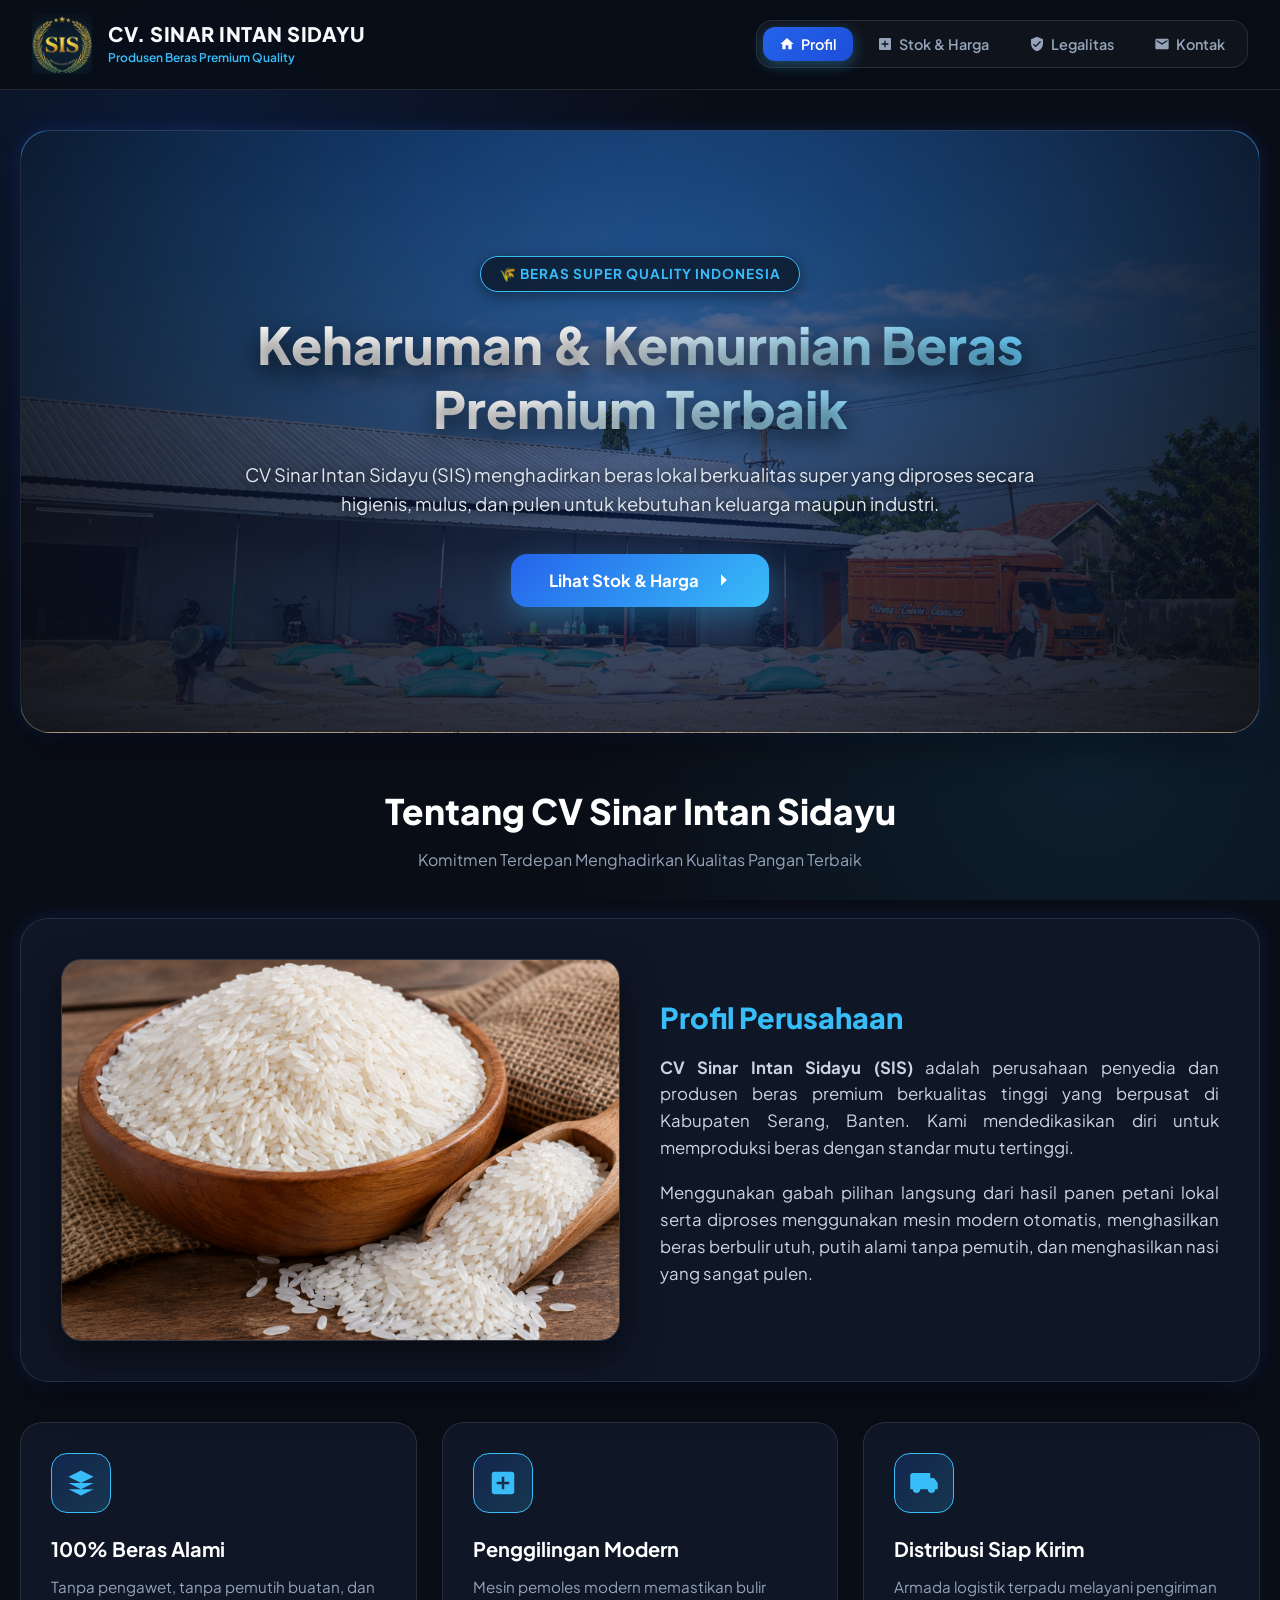
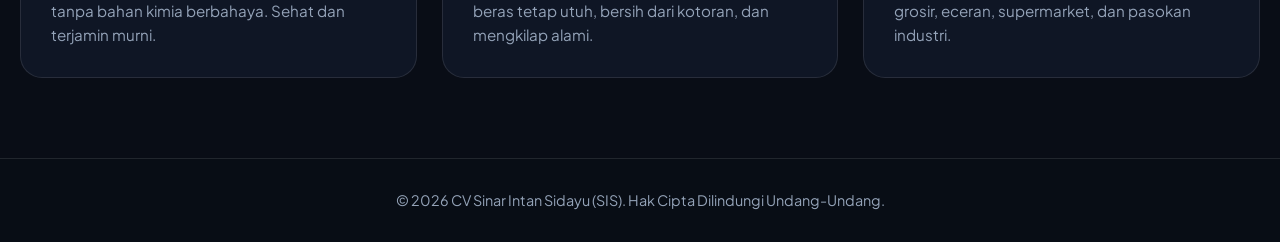
<file: index.html>
<!DOCTYPE html>
<html lang="id">
<head>
    <meta charset="UTF-8">
    <meta name="viewport" content="width=device-width, initial-scale=1.0">
    <title>CV. Sinar Intan Sidayu (SIS) - Produsen & Supplier Beras Premium Super</title>
    <!-- Google Fonts -->
    <link href="https://fonts.googleapis.com/css2?family=Plus+Jakarta+Sans:wght@300;400;500;600;700;800&display=swap" rel="stylesheet">
    
    <style>
        /* ==========================================
           RESET & CSS VARIABLES (ROYAL BLUE 3D)
           ========================================== */
        * {
            margin: 0;
            padding: 0;
            box-sizing: border-box;
            font-family: 'Plus Jakarta Sans', sans-serif;
            scroll-behavior: smooth;
        }

        :root {
            --bg-body: #090D16;
            --bg-card: rgba(18, 26, 43, 0.75);
            --bg-card-hover: rgba(28, 40, 65, 0.85);
            --primary-blue: #2563EB;
            --accent-cyan: #38BDF8;
            --accent-glow: rgba(56, 189, 248, 0.35);
            --navy-dark: #0B132B;
            --text-light: #F8FAFC;
            --text-sub: #94A3B8;
            --border-glass: rgba(255, 255, 255, 0.1);
            --shadow-3d: 0 20px 40px -15px rgba(0, 0, 0, 0.6), 0 0 20px rgba(37, 99, 235, 0.2);
            --shadow-hover: 0 30px 60px -20px rgba(56, 189, 248, 0.4), 0 0 30px rgba(37, 99, 235, 0.4);
        }

        body {
            background-color: var(--bg-body);
            color: var(--text-light);
            line-height: 1.6;
            min-height: 100vh;
            overflow-x: hidden;
            background-image: 
                radial-gradient(circle at 15% 15%, rgba(37, 99, 235, 0.15) 0%, transparent 40%),
                radial-gradient(circle at 85% 85%, rgba(56, 189, 248, 0.1) 0%, transparent 40%);
            background-attachment: fixed;
        }

        /* ==========================================
           HEADER & NAVIGASI GLASSMORPHISM
           ========================================== */
        header {
            position: sticky;
            top: 0;
            z-index: 1000;
            background: rgba(9, 13, 22, 0.85);
            backdrop-filter: blur(16px);
            -webkit-backdrop-filter: blur(16px);
            border-bottom: 1px solid var(--border-glass);
        }

        .navbar {
            max-width: 1280px;
            margin: 0 auto;
            display: flex;
            justify-content: space-between;
            align-items: center;
            padding: 0.9rem 2rem;
            flex-wrap: wrap;
            gap: 15px;
        }

        .logo {
            display: flex;
            align-items: center;
            gap: 16px;
            text-decoration: none;
            cursor: pointer;
        }

        /* BINGKAI LOGO TRANSPARAN MURNI */
        .logo-img-wrapper {
            width: 60px;
            height: 60px;
            background: transparent;
            border: none;
            box-shadow: none;
            display: flex;
            align-items: center;
            justify-content: center;
            overflow: hidden;
            flex-shrink: 0;
            transition: transform 0.4s ease;
        }

        .logo-img-wrapper img {
            width: 100%;
            height: 100%;
            object-fit: contain;
            display: block;
            /* Efek pendaran cyan lembut tanpa mengubah warna asli logo transparan kamu */
            filter: drop-shadow(0 0 10px rgba(56, 189, 248, 0.35));
        }

        .logo:hover .logo-img-wrapper {
            transform: scale(1.10) rotate(3deg);
        }

        .logo-text h1 {
            font-size: 1.25rem;
            font-weight: 800;
            color: var(--text-light);
            letter-spacing: 0.5px;
            line-height: 1.2;
        }

        .logo-text span {
            font-size: 0.75rem;
            color: var(--accent-cyan);
            font-weight: 600;
            display: block;
            margin-top: 2px;
        }

        .nav-links {
            display: flex;
            list-style: none;
            gap: 8px;
            background: rgba(255, 255, 255, 0.03);
            padding: 6px;
            border-radius: 16px;
            border: 1px solid var(--border-glass);
            flex-wrap: wrap;
        }

        .nav-btn {
            background: transparent;
            border: none;
            color: var(--text-sub);
            font-weight: 600;
            font-size: 0.9rem;
            padding: 8px 16px;
            border-radius: 12px;
            cursor: pointer;
            display: flex;
            align-items: center;
            gap: 6px;
            transition: all 0.3s ease;
        }

        .nav-btn svg {
            width: 16px;
            height: 16px;
            fill: currentColor;
        }

        .nav-btn:hover, .nav-btn.active {
            color: #fff;
            background: linear-gradient(135deg, var(--primary-blue), #1D4ED8);
            box-shadow: 0 4px 15px var(--accent-glow);
        }

        /* ==========================================
           TAB CONTENT CONTROLLER
           ========================================== */
        .tab-content {
            display: none;
            animation: fadeIn 0.5s cubic-bezier(0.4, 0, 0.2, 1) forwards;
        }

        .tab-content.active {
            display: block;
        }

        @keyframes fadeIn {
            from { opacity: 0; transform: translateY(15px) scale(0.98); }
            to { opacity: 1; transform: translateY(0) scale(1); }
        }

        .container {
            max-width: 1280px;
            margin: 40px auto;
            padding: 0 20px;
        }

        /* ==========================================
           HERO BANNER
           ========================================== */
        .hero {
            position: relative;
            padding: 125px 20px;
            text-align: center;
            background: linear-gradient(180deg, rgba(9, 13, 22, 0.35) 0%, rgba(9, 13, 22, 0.75) 100%),
                        url('sampul-pabrik.png') center/cover no-repeat;
            border-radius: 30px;
            border: 1px solid var(--border-glass);
            box-shadow: var(--shadow-3d);
            margin-bottom: 50px;
            overflow: hidden;
        }

        .hero::before {
            content: '';
            position: absolute;
            top: 0; left: 0; right: 0; bottom: 0;
            background: radial-gradient(circle at center, rgba(37, 99, 235, 0.18) 0%, rgba(9, 13, 22, 0.8) 100%);
        }

        .hero-content {
            position: relative;
            z-index: 2;
            max-width: 850px;
            margin: 0 auto;
        }

        .badge-hero {
            display: inline-flex;
            align-items: center;
            gap: 8px;
            background: rgba(9, 13, 22, 0.65);
            backdrop-filter: blur(10px);
            border: 1px solid var(--accent-cyan);
            color: var(--accent-cyan);
            padding: 6px 18px;
            border-radius: 30px;
            font-size: 0.85rem;
            font-weight: 700;
            margin-bottom: 20px;
            text-transform: uppercase;
            letter-spacing: 1px;
            box-shadow: 0 4px 15px rgba(0, 0, 0, 0.4);
        }

        .hero h2 {
            font-size: 3.2rem;
            font-weight: 800;
            line-height: 1.25;
            margin-bottom: 20px;
            background: linear-gradient(135deg, #FFFFFF 40%, var(--accent-cyan) 100%);
            -webkit-background-clip: text;
            -webkit-text-fill-color: transparent;
            text-shadow: 0 10px 25px rgba(0, 0, 0, 0.7);
        }

        .hero p {
            font-size: 1.15rem;
            color: #E2E8F0;
            margin-bottom: 35px;
            text-shadow: 0 2px 8px rgba(0, 0, 0, 0.8);
        }

        .btn-3d {
            display: inline-flex;
            align-items: center;
            gap: 12px;
            background: linear-gradient(135deg, var(--primary-blue), var(--accent-cyan));
            color: #fff;
            padding: 16px 38px;
            border-radius: 16px;
            text-decoration: none;
            font-weight: 700;
            font-size: 1.05rem;
            border: none;
            cursor: pointer;
            box-shadow: 0 10px 30px var(--accent-glow);
            transition: all 0.3s ease;
        }

        .btn-3d:hover {
            transform: translateY(-4px) scale(1.02);
            box-shadow: 0 15px 40px rgba(56, 189, 248, 0.5);
        }

        /* ==========================================
           GRID & CARD 3D EFEK MELAYANG
           ========================================== */
        .section-title {
            text-align: center;
            margin-bottom: 45px;
        }

        .section-title h3 {
            font-size: 2.2rem;
            font-weight: 800;
            color: #fff;
        }

        .section-title p {
            color: var(--text-sub);
            font-size: 1rem;
            margin-top: 8px;
        }

        .profile-card-3d {
            background: var(--bg-card);
            border: 1px solid var(--border-glass);
            border-radius: 28px;
            padding: 40px;
            backdrop-filter: blur(12px);
            box-shadow: var(--shadow-3d);
            display: grid;
            grid-template-columns: 1fr 1fr;
            gap: 40px;
            align-items: center;
            transition: all 0.4s ease;
        }

        .profile-card-3d:hover {
            box-shadow: var(--shadow-hover);
            border-color: rgba(56, 189, 248, 0.4);
        }

        .img-container {
            position: relative;
            border-radius: 20px;
            overflow: hidden;
            box-shadow: 0 15px 35px rgba(0, 0, 0, 0.5);
            border: 1px solid rgba(255, 255, 255, 0.15);
        }

        .img-container img {
            width: 100%;
            height: 380px;
            object-fit: cover;
            display: block;
            transition: transform 0.6s ease;
        }

        .profile-card-3d:hover .img-container img {
            transform: scale(1.05);
        }

        .profile-info h4 {
            font-size: 1.8rem;
            color: var(--accent-cyan);
            margin-bottom: 15px;
            font-weight: 800;
        }

        .profile-info p {
            color: #CBD5E1;
            margin-bottom: 18px;
            font-size: 1.05rem;
            text-align: justify;
        }

        /* FEATURE BOXES */
        .features-grid {
            display: grid;
            grid-template-columns: repeat(auto-fit, minmax(300px, 1fr));
            gap: 25px;
            margin-top: 40px;
        }

        .feature-card {
            background: var(--bg-card);
            border: 1px solid var(--border-glass);
            padding: 30px;
            border-radius: 22px;
            transition: all 0.3s ease;
        }

        .feature-card:hover {
            background: var(--bg-card-hover);
            transform: translateY(-8px);
            border-color: var(--accent-cyan);
            box-shadow: var(--shadow-hover);
        }

        .icon-box {
            width: 60px;
            height: 60px;
            background: linear-gradient(135deg, rgba(37, 99, 235, 0.2), rgba(56, 189, 248, 0.2));
            border: 1px solid var(--accent-cyan);
            border-radius: 16px;
            display: flex;
            align-items: center;
            justify-content: center;
            margin-bottom: 20px;
            color: var(--accent-cyan);
        }

        .icon-box svg {
            width: 30px;
            height: 30px;
            fill: currentColor;
        }

        .feature-card h5 {
            font-size: 1.25rem;
            color: #fff;
            margin-bottom: 10px;
            font-weight: 700;
        }

        .feature-card p {
            color: var(--text-sub);
            font-size: 0.95rem;
        }

        /* ==========================================
           TABEL KATALOG STOK & HARGA 3D
           ========================================== */
        .table-card {
            background: var(--bg-card);
            border: 1px solid var(--border-glass);
            border-radius: 28px;
            padding: 35px;
            backdrop-filter: blur(12px);
            box-shadow: var(--shadow-3d);
            overflow-x: auto;
        }

        .table-header-tools {
            display: flex;
            justify-content: space-between;
            align-items: center;
            margin-bottom: 25px;
            flex-wrap: wrap;
            gap: 15px;
        }

        .search-box {
            position: relative;
            flex: 1;
            max-width: 350px;
        }

        .search-box input {
            width: 100%;
            background: rgba(255, 255, 255, 0.05);
            border: 1px solid var(--border-glass);
            padding: 12px 20px 12px 45px;
            border-radius: 14px;
            color: #fff;
            font-size: 0.95rem;
            outline: none;
            transition: 0.3s;
        }

        .search-box input:focus {
            border-color: var(--accent-cyan);
            box-shadow: 0 0 15px var(--accent-glow);
        }

        .search-box svg {
            position: absolute;
            left: 15px;
            top: 50%;
            transform: translateY(-50%);
            width: 20px;
            height: 20px;
            fill: var(--text-sub);
        }

        .custom-table {
            width: 100%;
            border-collapse: separate;
            border-spacing: 0 12px;
            min-width: 700px;
        }

        .custom-table th {
            color: var(--accent-cyan);
            text-align: left;
            padding: 12px 20px;
            font-weight: 700;
            text-transform: uppercase;
            font-size: 0.85rem;
            letter-spacing: 1px;
        }

        .custom-table tbody tr {
            background: rgba(255, 255, 255, 0.02);
            transition: all 0.3s ease;
        }

        .custom-table tbody tr:hover {
            background: rgba(56, 189, 248, 0.1);
            transform: scale(1.01);
        }

        .custom-table td {
            padding: 18px 20px;
            color: #E2E8F0;
            border-top: 1px solid var(--border-glass);
            border-bottom: 1px solid var(--border-glass);
        }

        .custom-table td:first-child {
            border-left: 1px solid var(--border-glass);
            border-radius: 16px 0 0 16px;
            font-weight: bold;
        }

        .custom-table td:last-child {
            border-right: 1px solid var(--border-glass);
            border-radius: 0 16px 16px 0;
        }

        .status-badge {
            display: inline-flex;
            align-items: center;
            gap: 6px;
            padding: 6px 14px;
            border-radius: 30px;
            font-size: 0.85rem;
            font-weight: 700;
        }

        .badge-ready {
            background: rgba(34, 197, 94, 0.15);
            color: #4ADE80;
            border: 1px solid rgba(34, 197, 94, 0.3);
        }

        .badge-limited {
            background: rgba(234, 179, 8, 0.15);
            color: #FACC15;
            border: 1px solid rgba(234, 179, 8, 0.3);
        }

        .btn-order-sm {
            background: linear-gradient(135deg, var(--primary-blue), var(--accent-cyan));
            color: #fff;
            padding: 8px 16px;
            border-radius: 10px;
            text-decoration: none;
            font-weight: 700;
            font-size: 0.85rem;
            display: inline-block;
            transition: 0.3s;
        }

        .btn-order-sm:hover {
            box-shadow: 0 4px 12px var(--accent-glow);
            transform: translateY(-2px);
        }

        /* ==========================================
           LEGALITAS & SERTIFIKASI
           ========================================== */
        .legal-grid {
            display: grid;
            grid-template-columns: repeat(auto-fit, minmax(320px, 1fr));
            gap: 30px;
        }

        .legal-card-pro {
            background: var(--bg-card);
            border: 1px solid var(--border-glass);
            border-radius: 28px;
            padding: 35px 30px;
            backdrop-filter: blur(16px);
            box-shadow: var(--shadow-3d);
            display: flex;
            flex-direction: column;
            justify-content: space-between;
            transition: all 0.4s cubic-bezier(0.175, 0.885, 0.32, 1.275);
            position: relative;
            overflow: hidden;
        }

        .legal-card-pro:hover {
            transform: translateY(-10px);
            box-shadow: var(--shadow-hover);
            border-color: var(--accent-cyan);
        }

        .legal-top {
            margin-bottom: 25px;
        }

        .legal-badge-header {
            display: flex;
            align-items: center;
            justify-content: space-between;
            margin-bottom: 20px;
        }

        .legal-icon-pill {
            padding: 8px 18px;
            border-radius: 50px;
            font-weight: 800;
            font-size: 0.85rem;
            letter-spacing: 1px;
            display: inline-flex;
            align-items: center;
            gap: 8px;
            box-shadow: 0 4px 15px rgba(0, 0, 0, 0.2);
        }

        .pill-nib { background: linear-gradient(135deg, #1E40AF, #3B82F6); color: #fff; border: 1px solid var(--accent-cyan); }
        .pill-halal { background: linear-gradient(135deg, #065F46, #10B981); color: #fff; border: 1px solid #34D399; }
        .pill-psat { background: linear-gradient(135deg, #B45309, #F59E0B); color: #fff; border: 1px solid #FBBF24; }

        .legal-status-tag {
            background: rgba(34, 197, 94, 0.12);
            color: #4ADE80;
            border: 1px solid rgba(34, 197, 94, 0.3);
            padding: 4px 12px;
            border-radius: 20px;
            font-size: 0.75rem;
            font-weight: 700;
            display: flex;
            align-items: center;
            gap: 4px;
        }

        .legal-card-pro h4 {
            font-size: 1.4rem;
            color: #FFFFFF;
            font-weight: 800;
            margin-bottom: 8px;
        }

        .legal-sub {
            color: var(--accent-cyan);
            font-size: 0.85rem;
            font-weight: 600;
            margin-bottom: 15px;
        }

        .legal-card-pro p {
            color: var(--text-sub);
            font-size: 0.95rem;
            line-height: 1.6;
        }

        .legal-footer-box {
            background: rgba(255, 255, 255, 0.04);
            border: 1px dashed rgba(56, 189, 248, 0.3);
            border-radius: 16px;
            padding: 14px;
            text-align: center;
            margin-top: 20px;
        }

        .legal-footer-box span {
            display: block;
            font-size: 0.75rem;
            color: var(--text-sub);
            text-transform: uppercase;
            letter-spacing: 0.5px;
            margin-bottom: 4px;
        }

        .legal-footer-box strong {
            font-family: 'Courier New', Courier, monospace;
            color: var(--accent-cyan);
            font-size: 1rem;
            letter-spacing: 1px;
        }

        /* ==========================================
           KONTAK 3D CARDS & OPERASIONAL
           ========================================== */
        .contact-grid {
            display: grid;
            grid-template-columns: repeat(auto-fit, minmax(280px, 1fr));
            gap: 30px;
            margin-bottom: 40px;
        }

        .contact-card {
            background: var(--bg-card);
            border: 1px solid var(--border-glass);
            border-radius: 28px;
            padding: 40px 30px;
            text-align: center;
            transition: all 0.3s ease;
        }

        .contact-card:hover {
            transform: translateY(-10px);
            border-color: var(--accent-cyan);
            box-shadow: var(--shadow-hover);
        }

        .contact-icon-box {
            width: 75px;
            height: 75px;
            margin: 0 auto 20px;
            border-radius: 22px;
            display: flex;
            align-items: center;
            justify-content: center;
            box-shadow: var(--shadow-3d);
        }

        .contact-icon-box svg {
            width: 36px;
            height: 36px;
            fill: #fff;
        }

        .wa-bg { background: linear-gradient(135deg, #25D366, #128C7E); }
        .ig-bg { background: linear-gradient(135deg, #E1306C, #C13584); }
        .gmail-bg { background: linear-gradient(135deg, #EA4335, #B23121); }
        .map-bg { background: linear-gradient(135deg, #3B82F6, #1E40AF); }

        .btn-contact {
            display: block;
            width: 100%;
            padding: 14px;
            border-radius: 14px;
            color: #fff;
            text-decoration: none;
            font-weight: 700;
            margin-top: 20px;
            transition: 0.3s;
        }

        .btn-wa { background: linear-gradient(135deg, #25D366, #128C7E); }
        .btn-ig { background: linear-gradient(135deg, #E1306C, #C13584); }
        .btn-gmail { background: linear-gradient(135deg, #EA4335, #B23121); }
        .btn-map { background: linear-gradient(135deg, #3B82F6, #1E40AF); }

        .btn-contact:hover {
            opacity: 0.9;
            transform: scale(1.02);
        }

        /* ==========================================
           FOOTER
           ========================================== */
        footer {
            background: rgba(9, 13, 22, 0.95);
            border-top: 1px solid var(--border-glass);
            text-align: center;
            padding: 30px 20px;
            margin-top: 80px;
        }

        footer p {
            color: var(--text-sub);
            font-size: 0.9rem;
        }

        /* RESPONSIVE LAYOUT */
        @media (max-width: 900px) {
            .profile-card-3d { grid-template-columns: 1fr; }
            .hero h2 { font-size: 2.2rem; }
            .navbar { flex-direction: column; gap: 15px; }
        }
    </style>
</head>
<body>

    <!-- NAVBAR HEADER -->
    <header>
        <nav class="navbar">
            <div class="logo" onclick="switchTab('profil')">
                <div class="logo-img-wrapper">
                    <!-- File logo-sis.png transparan murni -->
                    <img src="logo-sis.png" alt="Logo SIS Resmi" onerror="this.src='logo-sis.jpg'">
                </div>
                <div class="logo-text">
                    <h1>CV. SINAR INTAN SIDAYU</h1>
                    <span>Produsen Beras Premium Quality</span>
                </div>
            </div>
            <ul class="nav-links">
                <li>
                    <button class="nav-btn active" id="btn-profil" onclick="switchTab('profil')">
                        <svg viewBox="0 0 24 24"><path d="M10 20v-6h4v6h5v-8h3L12 3 2 12h3v8z"/></svg>
                        Profil
                    </button>
                </li>
                <li>
                    <button class="nav-btn" id="btn-stok" onclick="switchTab('stok')">
                        <svg viewBox="0 0 24 24"><path d="M19 3H5c-1.1 0-2 .9-2 2v14c0 1.1.9 2 2 2h14c1.1 0 2-.9 2-2V5c0-1.1-.9-2-2-2zm-2 10h-4v4h-2v-4H7v-2h4V7h2v4h4v2z"/></svg>
                        Stok & Harga
                    </button>
                </li>
                <li>
                    <button class="nav-btn" id="btn-legalitas" onclick="switchTab('legalitas')">
                        <svg viewBox="0 0 24 24"><path d="M12 1L3 5v6c0 5.55 3.84 10.74 9 12 5.16-1.26 9-5.45 9-12V5l-9-4zm-2 16l-4-4 1.41-1.41L10 14.17l6.59-6.59L18 9l-8 8z"/></svg>
                        Legalitas
                    </button>
                </li>
                <li>
                    <button class="nav-btn" id="btn-kontak" onclick="switchTab('kontak')">
                        <svg viewBox="0 0 24 24"><path d="M20 4H4c-1.1 0-1.99.9-1.99 2L2 18c0 1.1.9 2 2 2h16c1.1 0 2-.9 2-2V6c0-1.1-.9-2-2-2zm0 4l-8 5-8-5V6l8 5 8-5v2z"/></svg>
                        Kontak
                    </button>
                </li>
            </ul>
        </nav>
    </header>

    <!-- TAB 1: PROFIL PERUSAHAAN -->
    <div id="tab-profil" class="tab-content active">
        <div class="container">
            <section class="hero">
                <div class="hero-content">
                    <div class="badge-hero">🌾 Beras Super Quality Indonesia</div>
                    <h2>Keharuman & Kemurnian Beras Premium Terbaik</h2>
                    <p>CV Sinar Intan Sidayu (SIS) menghadirkan beras lokal berkualitas super yang diproses secara higienis, mulus, dan pulen untuk kebutuhan keluarga maupun industri.</p>
                    <button class="btn-3d" onclick="switchTab('stok')">
                        Lihat Stok & Harga
                        <svg width="20" height="20" viewBox="0 0 24 24" fill="currentColor"><path d="M5 12h14M12 5l7 7-7 7"/></svg>
                    </button>
                </div>
            </section>

            <div class="section-title">
                <h3>Tentang CV Sinar Intan Sidayu</h3>
                <p>Komitmen Terdepan Menghadirkan Kualitas Pangan Terbaik</p>
            </div>

            <div class="profile-card-3d">
                <div class="img-container">
                    <img src="beras.png" alt="Beras Premium Super CV SIS" onerror="this.src='https://images.unsplash.com/photo-1586201375761-83865001e31c?auto=format&fit=crop&w=1200&q=80'">
                </div>
                <div class="profile-info">
                    <h4>Profil Perusahaan</h4>
                    <p><strong>CV Sinar Intan Sidayu (SIS)</strong> adalah perusahaan penyedia dan produsen beras premium berkualitas tinggi yang berpusat di Kabupaten Serang, Banten. Kami mendedikasikan diri untuk memproduksi beras dengan standar mutu tertinggi.</p>
                    <p>Menggunakan gabah pilihan langsung dari hasil panen petani lokal serta diproses menggunakan mesin modern otomatis, menghasilkan beras berbulir utuh, putih alami tanpa pemutih, dan menghasilkan nasi yang sangat pulen.</p>
                </div>
            </div>

            <div class="features-grid">
                <div class="feature-card">
                    <div class="icon-box">
                        <svg viewBox="0 0 24 24"><path d="M12 2L2 7l10 5 10-5-10-5zM2 17l10 5 10-5M2 12l10 5 10-5"/></svg>
                    </div>
                    <h5>100% Beras Alami</h5>
                    <p>Tanpa pengawet, tanpa pemutih buatan, dan tanpa bahan kimia berbahaya. Sehat dan terjamin murni.</p>
                </div>
                <div class="feature-card">
                    <div class="icon-box">
                        <svg viewBox="0 0 24 24"><path d="M19 3H5c-1.1 0-2 .9-2 2v14c0 1.1.9 2 2 2h14c1.1 0 2-.9 2-2V5c0-1.1-.9-2-2-2zm-2 10h-4v4h-2v-4H7v-2h4V7h2v4h4v2z"/></svg>
                    </div>
                    <h5>Penggilingan Modern</h5>
                    <p>Mesin pemoles modern memastikan bulir beras tetap utuh, bersih dari kotoran, dan mengkilap alami.</p>
                </div>
                <div class="feature-card">
                    <div class="icon-box">
                        <svg viewBox="0 0 24 24"><path d="M20 8h-3V4H3c-1.1 0-2 .9-2 2v11h2c0 1.66 1.34 3 3 3s3-1.34 3-3h6c0 1.66 1.34 3 3 3s3-1.34 3-3h2v-5l-3-4z"/></svg>
                    </div>
                    <h5>Distribusi Siap Kirim</h5>
                    <p>Armada logistik terpadu melayani pengiriman grosir, eceran, supermarket, dan pasokan industri.</p>
                </div>
            </div>
        </div>
    </div>

    <!-- TAB 2: STOK DAN HARGA -->
    <div id="tab-stok" class="tab-content">
        <div class="container">
            <div class="section-title">
                <h3>Katalog Stok & Harga Beras</h3>
                <p>Informasi Ketersediaan Barang & Harga Resmi CV Sinar Intan Sidayu</p>
            </div>

            <div class="table-card">
                <div class="table-header-tools">
                    <div class="search-box">
                        <svg viewBox="0 0 24 24"><path d="M15.5 14h-.79l-.28-.27C15.41 12.59 16 11.11 16 9.5 16 5.91 13.09 3 9.5 3S3 5.91 3 9.5 5.91 16 9.5 16c1.61 0 3.09-.59 4.23-1.57l.27.28v.79l5 4.99L20.49 19l-4.99-5zm-6 0C7.01 14 5 11.99 5 9.5S7.01 5 9.5 5 14 7.01 14 9.5 11.99 14 9.5 14z"/></svg>
                        <input type="text" id="searchInput" onkeyup="filterTable()" placeholder="Cari beras...">
                    </div>
                </div>

                <table class="custom-table" id="stockTable">
                    <thead>
                        <tr>
                            <th>No</th>
                            <th>Nama Produk</th>
                            <th>Ukuran</th>
                            <th>Kategori / Rasa</th>
                            <th>Harga / Sak</th>
                            <th>Status</th>
                            <th>Aksi</th>
                        </tr>
                    </thead>
                    <tbody>
                        <tr>
                            <td>01</td>
                            <td><strong>Beras SIS Super Head</strong></td>
                            <td>5 Kg</td>
                            <td>Premium Super (Pulen)</td>
                            <td><strong style="color:var(--accent-cyan)">Rp 72.000</strong></td>
                            <td><span class="status-badge badge-ready">● Ready</span></td>
                            <td><a href="https://wa.me/6285173100449?text=Saya%20mau%20pesan%20Beras%20SIS%20Super%20Head%205kg" target="_blank" class="btn-order-sm">Pesan WA</a></td>
                        </tr>
                        <tr>
                            <td>02</td>
                            <td><strong>Beras SIS Super Head</strong></td>
                            <td>10 Kg</td>
                            <td>Premium Super (Pulen)</td>
                            <td><strong style="color:var(--accent-cyan)">Rp 140.000</strong></td>
                            <td><span class="status-badge badge-ready">● Ready</span></td>
                            <td><a href="https://wa.me/6285173100449?text=Saya%20mau%20pesan%20Beras%20SIS%20Super%20Head%2010kg" target="_blank" class="btn-order-sm">Pesan WA</a></td>
                        </tr>
                        <tr>
                            <td>03</td>
                            <td><strong>Beras SIS Premium Intan</strong></td>
                            <td>25 Kg</td>
                            <td>Super Quality (Grosir)</td>
                            <td><strong style="color:var(--accent-cyan)">Rp 345.000</strong></td>
                            <td><span class="status-badge badge-ready">● Ready</span></td>
                            <td><a href="https://wa.me/6285173100449?text=Saya%20mau%20pesan%20Beras%20SIS%20Premium%20Intan%2025kg" target="_blank" class="btn-order-sm">Pesan WA</a></td>
                        </tr>
                        <tr>
                            <td>04</td>
                            <td><strong>Beras Pandan Wangi SIS</strong></td>
                            <td>5 Kg</td>
                            <td>Special Aromatik</td>
                            <td><strong style="color:var(--accent-cyan)">Rp 85.000</strong></td>
                            <td><span class="status-badge badge-limited">▲ Terbatas</span></td>
                            <td><a href="https://wa.me/6285173100449?text=Saya%20mau%20pesan%20Beras%20Pandan%20Wangi%205kg" target="_blank" class="btn-order-sm">Pesan WA</a></td>
                        </tr>
                        <tr>
                            <td>05</td>
                            <td><strong>Beras Merah Organik SIS</strong></td>
                            <td>2 Kg</td>
                            <td>Kesehatan Super</td>
                            <td><strong style="color:var(--accent-cyan)">Rp 45.000</strong></td>
                            <td><span class="status-badge badge-ready">● Ready</span></td>
                            <td><a href="https://wa.me/6285173100449?text=Saya%20mau%20pesan%20Beras%20Merah%20Organik%202kg" target="_blank" class="btn-order-sm">Pesan WA</a></td>
                        </tr>
                    </tbody>
                </table>
            </div>
        </div>
    </div>

    <!-- TAB 3: LEGALITAS -->
    <div id="tab-legalitas" class="tab-content">
        <div class="container">
            <div class="section-title">
                <h3>Legalitas & Sertifikasi Resmi</h3>
                <p>Jaminan Kepatuhan Hukum dan Standar Mutu Beras Terdaftar</p>
            </div>

            <div class="legal-grid">
                <div class="legal-card-pro">
                    <div class="legal-top">
                        <div class="legal-badge-header">
                            <div class="legal-icon-pill pill-nib">NIB</div>
                            <div class="legal-status-tag">✓ Terverifikasi</div>
                        </div>
                        <h4>Nomor Induk Berusaha</h4>
                        <div class="legal-sub">Kementerian Investasi / BKPM</div>
                        <p>Izin usaha resmi operasional industri penggilingan dan perdagangan beras skala nasional.</p>
                    </div>
                    <div class="legal-footer-box">
                        <span>Nomor Registrasi:</span>
                        <strong>1234000567891</strong>
                    </div>
                </div>

                <div class="legal-card-pro">
                    <div class="legal-top">
                        <div class="legal-badge-header">
                            <div class="legal-icon-pill pill-halal">HALAL</div>
                            <div class="legal-status-tag">✓ Terdaftar</div>
                        </div>
                        <h4>Sertifikat Halal Indonesia</h4>
                        <div class="legal-sub">BPJPH & Majelis Ulama Indonesia</div>
                        <p>Menjamin seluruh rantai pasok dan fasilitas pengolahan beras diproses secara higienis & halal.</p>
                    </div>
                    <div class="legal-footer-box">
                        <span>Nomor Sertifikat:</span>
                        <strong>ID3611000123456</strong>
                    </div>
                </div>

                <div class="legal-card-pro">
                    <div class="legal-top">
                        <div class="legal-badge-header">
                            <div class="legal-icon-pill pill-psat">PSAT</div>
                            <div class="legal-status-tag">✓ Izin Edar</div>
                        </div>
                        <h4>Izin Edar PSAT-PD</h4>
                        <div class="legal-sub">Dinas Ketahanan Pangan</div>
                        <p>Sertifikasi Keamanan Pangan Segar Asal Tumbuhan menjamin beras bebas bahan kimia berbahaya.</p>
                    </div>
                    <div class="legal-footer-box">
                        <span>Nomor Registrasi:</span>
                        <strong>36.04-A.I.000-01-00022</strong>
                    </div>
                </div>
            </div>
        </div>
    </div>

    <!-- TAB 4: KONTAK -->
    <div id="tab-kontak" class="tab-content">
        <div class="container">
            <div class="section-title">
                <h3>Hubungi Kami</h3>
                <p>Layanan Pemesanan & Informasi Operasional CV Sinar Intan Sidayu</p>
            </div>

            <div class="contact-grid">
                <div class="contact-card">
                    <div class="contact-icon-box wa-bg">
                        <svg viewBox="0 0 24 24"><path d="M12.04 2c-5.46 0-9.91 4.45-9.91 9.91 0 1.75.46 3.45 1.32 4.95L2.05 22l5.25-1.38c1.45.79 3.08 1.21 4.74 1.21 5.46 0 9.91-4.45 9.91-9.91 0-2.65-1.03-5.14-2.9-7.01A9.816 9.816 0 0 0 12.04 2z"/></svg>
                    </div>
                    <h4>WhatsApp CS</h4>
                    <p>Fast response layanan pemesanan grosir & eceran.</p>
                    <a href="https://wa.me/6285173100449" target="_blank" class="btn-contact btn-wa">+62 851-7310-0449</a>
                </div>

                <div class="contact-card">
                    <div class="contact-icon-box ig-bg">
                        <svg viewBox="0 0 24 24"><path d="M12 2.163c3.204 0 3.584.012 4.85.07 3.252.148 4.771 1.691 4.919 4.919.058 1.265.069 1.645.069 4.849 0 3.205-.012 3.584-.069 4.849-.149 3.225-1.664 4.771-4.919 4.919-1.266.058-1.644.07-4.85.07-3.204 0-3.584-.012-4.849-.07-3.26-.149-4.771-1.699-4.919-4.92-.058-1.265-.07-1.644-.07-4.849 0-3.204.013-3.583.07-4.849.149-3.227 1.664-4.771 4.919-4.919 1.266-.057 1.645-.069 4.849-.069zM12 0C8.741 0 8.333.014 7.053.072 2.695.272.273 2.69.073 7.052.014 8.333 0 8.741 0 12c0 3.259.014 3.668.072 4.948.2 4.358 2.618 6.78 6.98 6.98 1.281.058 1.689.072 4.948.072 3.259 0 3.668-.014 4.948-.072 4.354-.2 6.782-2.618 6.979-6.98.059-1.28.073-1.689.073-4.948 0-3.259-.014-3.667-.072-4.947-.196-4.354-2.617-6.78-6.979-6.98C15.668.014 15.259 0 12 0z"/></svg>
                    </div>
                    <h4>Instagram</h4>
                    <p>Informasi galeri produksi dan kabar harian pabrik.</p>
                    <a href="https://instagram.com" target="_blank" class="btn-contact btn-ig">@sinarintansidayu</a>
                </div>

                <div class="contact-card">
                    <div class="contact-icon-box gmail-bg">
                        <svg viewBox="0 0 24 24"><path d="M20 4H4c-1.1 0-1.99.9-1.99 2L2 18c0 1.1.9 2 2 2h16c1.1 0 2-.9 2-2V6c0-1.1-.9-2-2-2zm0 4l-8 5-8-5V6l8 5 8-5v2z"/></svg>
                    </div>
                    <h4>Email Perusahaan</h4>
                    <p>Kemitraan, pengadaan B2B, dan surat penawaran.</p>
                    <a href="mailto:info@sinarintansidayu.com" class="btn-contact btn-gmail">Kirim Email</a>
                </div>

                <div class="contact-card">
                    <div class="contact-icon-box map-bg">
                        <svg viewBox="0 0 24 24"><path d="M12 2C8.13 2 5 5.13 5 9c0 5.25 7 13 7 13s7-7.75 7-13c0-3.87-3.13-7-7-7zm0 9.5c-1.38 0-2.5-1.12-2.5-2.5s1.12-2.5 2.5-2.5 2.5 1.12 2.5 2.5-1.12 2.5-2.5 2.5z"/></svg>
                    </div>
                    <h4>Pabrik & Gudang</h4>
                    <p>Kabupaten Serang, Banten, Indonesia.</p>
                    <a href="https://maps.google.com" target="_blank" class="btn-contact btn-map">Petunjuk Lokasi</a>
                </div>
            </div>
        </div>
    </div>

    <!-- FOOTER -->
    <footer>
        <p>&copy; 2026 CV Sinar Intan Sidayu (SIS). Hak Cipta Dilindungi Undang-Undang.</p>
    </footer>

    <!-- JAVASCRIPT LOGIC -->
    <script>
        // Fungsionalitas Switch Tab SPA
        function switchTab(tabId) {
            const contents = document.querySelectorAll('.tab-content');
            contents.forEach(content => content.classList.remove('active'));

            const buttons = document.querySelectorAll('.nav-btn');
            buttons.forEach(btn => btn.classList.remove('active'));

            const selectedTab = document.getElementById('tab-' + tabId);
            if (selectedTab) {
                selectedTab.classList.add('active');
            }

            const activeBtn = document.getElementById('btn-' + tabId);
            if (activeBtn) {
                activeBtn.classList.add('active');
            }

            window.scrollTo({ top: 0, behavior: 'smooth' });
        }

        // Fungsionalitas Filter Pencarian Tabel
        function filterTable() {
            const input = document.getElementById("searchInput");
            const filter = input.value.toUpperCase();
            const table = document.getElementById("stockTable");
            const tr = table.getElementsByTagName("tr");

            for (let i = 1; i < tr.length; i++) {
                let showRow = false;
                const tds = tr[i].getElementsByTagName("td");
                for (let j = 0; j < tds.length; j++) {
                    if (tds[j]) {
                        const txtValue = tds[j].textContent || tds[j].innerText;
                        if (txtValue.toUpperCase().indexOf(filter) > -1) {
                            showRow = true;
                            break;
                        }
                    }
                }
                tr[i].style.display = showRow ? "" : "none";
            }
        }
    </script>
</body>
</html>
</file>
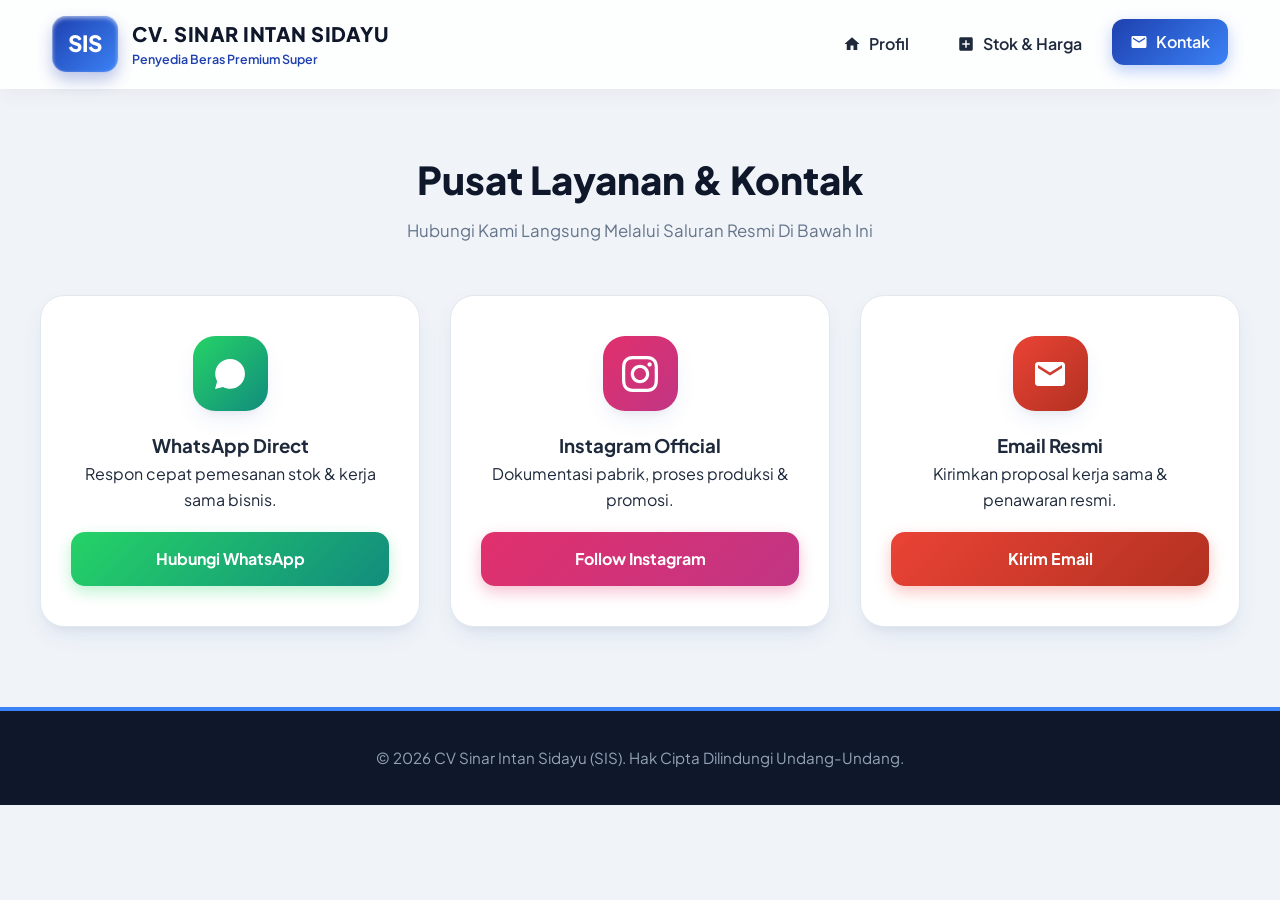
<file: kontak.html>
<!DOCTYPE html>
<html lang="id">
<head>
    <meta charset="UTF-8">
    <meta name="viewport" content="width=device-width, initial-scale=1.0">
    <title>Kontak - CV Sinar Intan Sidayu</title>
    <link rel="stylesheet" href="style.css">
    <link href="https://fonts.googleapis.com/css2?family=Plus+Jakarta+Sans:wght@400;600;700;800&display=swap" rel="stylesheet">
</head>
<body>

    <header>
        <nav class="navbar">
            <a href="index.html" class="logo">
                <div class="logo-icon-3d">SIS</div>
                <div class="logo-text">
                    <h1>CV. SINAR INTAN SIDAYU</h1>
                    <span>Penyedia Beras Premium Super</span>
                </div>
            </a>
            <ul class="nav-links">
                <li><a href="index.html"><svg viewBox="0 0 24 24"><path d="M10 20v-6h4v6h5v-8h3L12 3 2 12h3v8z"/></svg> Profil</a></li>
                <li><a href="stok.html"><svg viewBox="0 0 24 24"><path d="M19 3H5c-1.1 0-2 .9-2 2v14c0 1.1.9 2 2 2h14c1.1 0 2-.9 2-2V5c0-1.1-.9-2-2-2zm-2 10h-4v4h-2v-4H7v-2h4V7h2v4h4v2z"/></svg> Stok & Harga</a></li>
                <li><a href="kontak.html" class="active"><svg viewBox="0 0 24 24"><path d="M20 4H4c-1.1 0-1.99.9-1.99 2L2 18c0 1.1.9 2 2 2h16c1.1 0 2-.9 2-2V6c0-1.1-.9-2-2-2zm0 4l-8 5-8-5V6l8 5 8-5v2z"/></svg> Kontak</a></li>
            </ul>
        </nav>
    </header>

    <main class="container">
        <div class="section-title">
            <h2>Pusat Layanan & Kontak</h2>
            <p>Hubungi Kami Langsung Melalui Saluran Resmi Di Bawah Ini</p>
        </div>

        <div class="contact-grid-3d">
            <!-- WA -->
            <div class="contact-card-3d">
                <div class="contact-icon-wrapper bg-wa">
                    <svg viewBox="0 0 24 24"><path d="M12.04 2c-5.46 0-9.91 4.45-9.91 9.91 0 1.75.46 3.45 1.32 4.95L2.05 22l5.25-1.38c1.45.79 3.08 1.21 4.74 1.21 5.46 0 9.91-4.45 9.91-9.91 0-2.65-1.03-5.14-2.9-7.01A9.816 9.816 0 0 0 12.04 2z"/></svg>
                </div>
                <h3>WhatsApp Direct</h3>
                <p>Respon cepat pemesanan stok & kerja sama bisnis.</p>
                <a href="https://wa.me/6281234567890" target="_blank" class="contact-btn-3d btn-wa-3d">Hubungi WhatsApp</a>
            </div>

            <!-- INSTAGRAM -->
            <div class="contact-card-3d">
                <div class="contact-icon-wrapper bg-ig">
                    <svg viewBox="0 0 24 24"><path d="M12 2.163c3.204 0 3.584.012 4.85.07 3.252.148 4.771 1.691 4.919 4.919.058 1.265.069 1.645.069 4.849 0 3.205-.012 3.584-.069 4.849-.149 3.225-1.664 4.771-4.919 4.919-1.266.058-1.644.07-4.85.07-3.204 0-3.584-.012-4.849-.07-3.26-.149-4.771-1.699-4.919-4.92-.058-1.265-.07-1.644-.07-4.849 0-3.204.013-3.583.07-4.849.149-3.227 1.664-4.771 4.919-4.919 1.266-.057 1.645-.069 4.849-.069zm0-2.163c-3.259 0-3.667.014-4.947.072-4.358.2-6.78 2.618-6.98 6.98-.059 1.281-.073 1.689-.073 4.948 0 3.259.014 3.668.072 4.948.2 4.358 2.618 6.78 6.98 6.98 1.281.058 1.689.072 4.948.072 3.259 0 3.668-.014 4.948-.072 4.354-.2 6.782-2.618 6.979-6.98.059-1.28.073-1.689.073-4.948 0-3.259-.014-3.667-.072-4.947-.196-4.354-2.617-6.78-6.979-6.98-1.281-.059-1.69-.073-4.949-.073zm0 5.838c-3.403 0-6.162 2.759-6.162 6.162s2.759 6.163 6.162 6.163 6.162-2.759 6.162-6.163c0-3.403-2.759-6.162-6.162-6.162zm0 10.162c-2.209 0-4-1.79-4-4 0-2.209 1.791-4 4-4s4 1.791 4 4c0 2.21-1.791 4-4 4zm6.406-11.845c-.796 0-1.441.645-1.441 1.44s.645 1.44 1.441 1.44c.795 0 1.439-.645 1.439-1.44s-.644-1.44-1.439-1.44z"/></svg>
                </div>
                <h3>Instagram Official</h3>
                <p>Dokumentasi pabrik, proses produksi & promosi.</p>
                <a href="https://instagram.com" target="_blank" class="contact-btn-3d btn-ig-3d">Follow Instagram</a>
            </div>

            <!-- GMAIL -->
            <div class="contact-card-3d">
                <div class="contact-icon-wrapper bg-gmail">
                    <svg viewBox="0 0 24 24"><path d="M20 4H4c-1.1 0-1.99.9-1.99 2L2 18c0 1.1.9 2 2 2h16c1.1 0 2-.9 2-2V6c0-1.1-.9-2-2-2zm0 4l-8 5-8-5V6l8 5 8-5v2z"/></svg>
                </div>
                <h3>Email Resmi</h3>
                <p>Kirimkan proposal kerja sama & penawaran resmi.</p>
                <a href="mailto:sinarintansidayu@gmail.com" class="contact-btn-3d btn-gmail-3d">Kirim Email</a>
            </div>
        </div>
    </main>

    <footer>
        <p>&copy; 2026 CV Sinar Intan Sidayu (SIS). Hak Cipta Dilindungi Undang-Undang.</p>
    </footer>

</body>
</html>
</file>
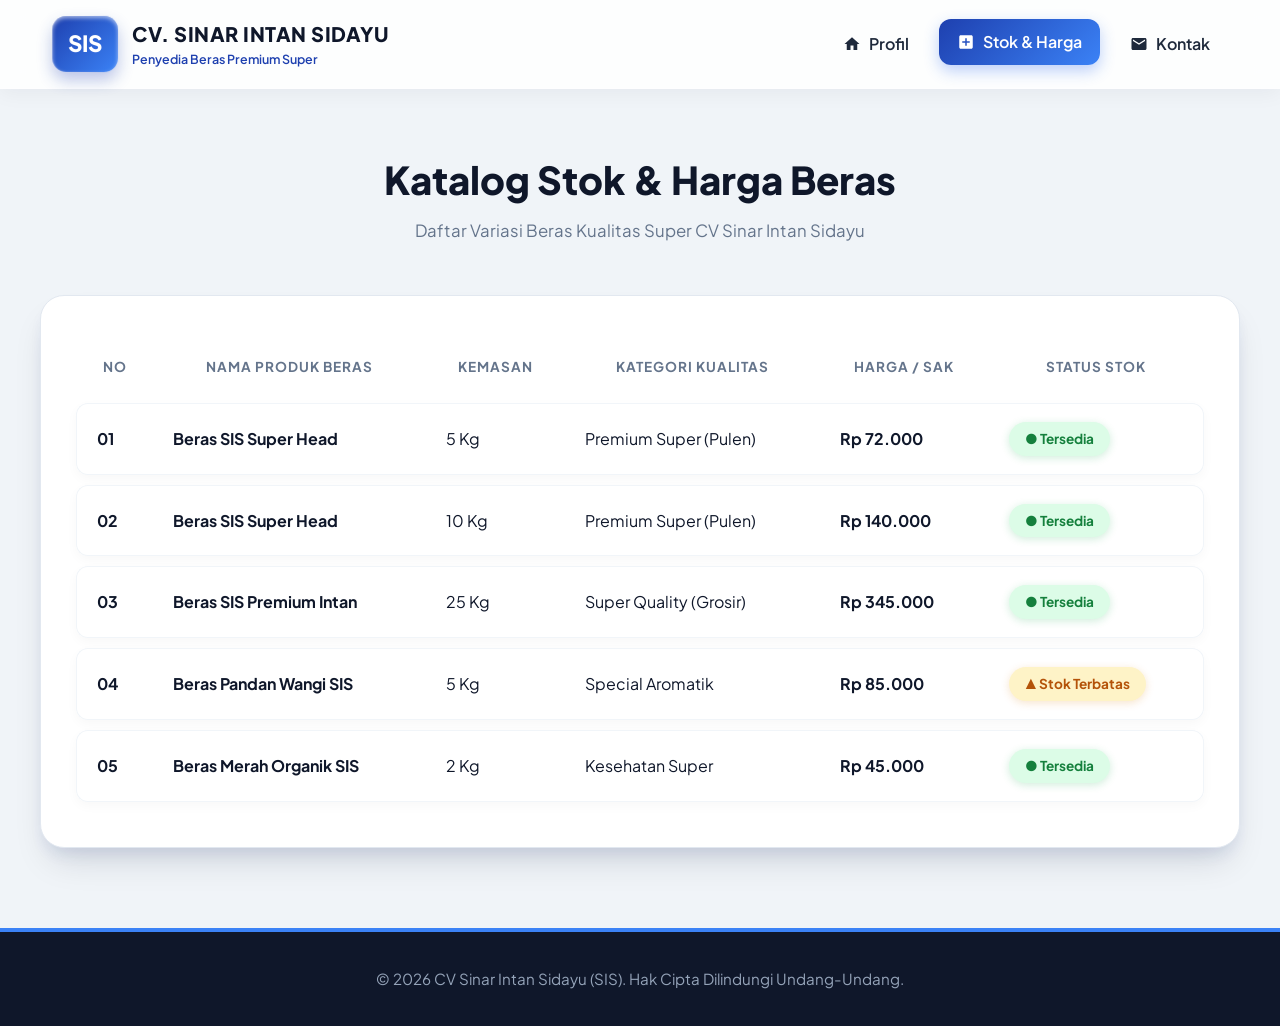
<file: stok.html>
<!DOCTYPE html>
<html lang="id">
<head>
    <meta charset="UTF-8">
    <meta name="viewport" content="width=device-width, initial-scale=1.0">
    <title>Stok & Harga - CV Sinar Intan Sidayu</title>
    <link rel="stylesheet" href="style.css">
    <link href="https://fonts.googleapis.com/css2?family=Plus+Jakarta+Sans:wght@400;600;700;800&display=swap" rel="stylesheet">
</head>
<body>

    <header>
        <nav class="navbar">
            <a href="index.html" class="logo">
                <div class="logo-icon-3d">SIS</div>
                <div class="logo-text">
                    <h1>CV. SINAR INTAN SIDAYU</h1>
                    <span>Penyedia Beras Premium Super</span>
                </div>
            </a>
            <ul class="nav-links">
                <li><a href="index.html"><svg viewBox="0 0 24 24"><path d="M10 20v-6h4v6h5v-8h3L12 3 2 12h3v8z"/></svg> Profil</a></li>
                <li><a href="stok.html" class="active"><svg viewBox="0 0 24 24"><path d="M19 3H5c-1.1 0-2 .9-2 2v14c0 1.1.9 2 2 2h14c1.1 0 2-.9 2-2V5c0-1.1-.9-2-2-2zm-2 10h-4v4h-2v-4H7v-2h4V7h2v4h4v2z"/></svg> Stok & Harga</a></li>
                <li><a href="kontak.html"><svg viewBox="0 0 24 24"><path d="M20 4H4c-1.1 0-1.99.9-1.99 2L2 18c0 1.1.9 2 2 2h16c1.1 0 2-.9 2-2V6c0-1.1-.9-2-2-2zm0 4l-8 5-8-5V6l8 5 8-5v2z"/></svg> Kontak</a></li>
            </ul>
        </nav>
    </header>

    <main class="container">
        <div class="section-title">
            <h2>Katalog Stok & Harga Beras</h2>
            <p>Daftar Variasi Beras Kualitas Super CV Sinar Intan Sidayu</p>
        </div>

        <div class="table-card-3d">
            <table class="stock-table">
                <thead>
                    <tr>
                        <th>No</th>
                        <th>Nama Produk Beras</th>
                        <th>Kemasan</th>
                        <th>Kategori Kualitas</th>
                        <th>Harga / Sak</th>
                        <th>Status Stok</th>
                    </tr>
                </thead>
                <tbody>
                    <tr>
                        <td>01</td>
                        <td><strong>Beras SIS Super Head</strong></td>
                        <td>5 Kg</td>
                        <td>Premium Super (Pulen)</td>
                        <td><strong>Rp 72.000</strong></td>
                        <td><span class="badge-3d badge-ready">● Tersedia</span></td>
                    </tr>
                    <tr>
                        <td>02</td>
                        <td><strong>Beras SIS Super Head</strong></td>
                        <td>10 Kg</td>
                        <td>Premium Super (Pulen)</td>
                        <td><strong>Rp 140.000</strong></td>
                        <td><span class="badge-3d badge-ready">● Tersedia</span></td>
                    </tr>
                    <tr>
                        <td>03</td>
                        <td><strong>Beras SIS Premium Intan</strong></td>
                        <td>25 Kg</td>
                        <td>Super Quality (Grosir)</td>
                        <td><strong>Rp 345.000</strong></td>
                        <td><span class="badge-3d badge-ready">● Tersedia</span></td>
                    </tr>
                    <tr>
                        <td>04</td>
                        <td><strong>Beras Pandan Wangi SIS</strong></td>
                        <td>5 Kg</td>
                        <td>Special Aromatik</td>
                        <td><strong>Rp 85.000</strong></td>
                        <td><span class="badge-3d badge-limited">▲ Stok Terbatas</span></td>
                    </tr>
                    <tr>
                        <td>05</td>
                        <td><strong>Beras Merah Organik SIS</strong></td>
                        <td>2 Kg</td>
                        <td>Kesehatan Super</td>
                        <td><strong>Rp 45.000</strong></td>
                        <td><span class="badge-3d badge-ready">● Tersedia</span></td>
                    </tr>
                </tbody>
            </table>
        </div>
    </main>

    <footer>
        <p>&copy; 2026 CV Sinar Intan Sidayu (SIS). Hak Cipta Dilindungi Undang-Undang.</p>
    </footer>

</body>
</html>
</file>
<file: style.css>
/* ==========================================
   RESET & VARIABEL UTAMA (PALET BIRU & 3D)
   ========================================== */
* {
    margin: 0;
    padding: 0;
    box-sizing: border-box;
    font-family: 'Plus Jakarta Sans', 'Segoe UI', system-ui, -apple-system, sans-serif;
}

:root {
    --bg-main: #F0F4F8;
    --navy-dark: #0F172A;
    --blue-primary: #1E40AF;
    --blue-accent: #3B82F6;
    --blue-light: #EFF6FF;
    --cyan-highlight: #06B6D4;
    --text-dark: #1E293B;
    --text-muted: #64748B;
    --white: #FFFFFF;
    
    /* Bayangan 3D Estetik */
    --shadow-3d-sm: 0 10px 25px -5px rgba(30, 64, 175, 0.1), 0 8px 10px -6px rgba(0, 0, 0, 0.05);
    --shadow-3d-lg: 0 20px 35px -10px rgba(15, 23, 42, 0.15), 0 10px 15px -5px rgba(30, 64, 175, 0.1);
    --shadow-inset-3d: inset 0 2px 4px 0 rgba(255, 255, 255, 0.6);
}

body {
    color: var(--text-dark);
    background-color: var(--bg-main);
    line-height: 1.6;
    overflow-x: hidden;
}

/* ==========================================
   HEADER & NAVBAR GLASSMORPHISM 3D
   ========================================== */
header {
    background: rgba(255, 255, 255, 0.85);
    backdrop-filter: blur(12px);
    -webkit-backdrop-filter: blur(12px);
    border-bottom: 1px solid rgba(255, 255, 255, 0.3);
    box-shadow: 0 4px 20px rgba(15, 23, 42, 0.05);
    position: sticky;
    top: 0;
    z-index: 1000;
}

.navbar {
    max-width: 1240px;
    margin: 0 auto;
    display: flex;
    justify-content: space-between;
    align-items: center;
    padding: 1rem 2rem;
}

.logo {
    display: flex;
    align-items: center;
    gap: 14px;
    text-decoration: none;
}

.logo-icon-3d {
    background: linear-gradient(135deg, var(--blue-primary), var(--blue-accent));
    color: var(--white);
    font-weight: 800;
    font-size: 1.4rem;
    padding: 10px 16px;
    border-radius: 14px;
    box-shadow: 0 8px 16px rgba(30, 64, 175, 0.3), var(--shadow-inset-3d);
    transform: perspective(500px) rotateY(-5deg);
    transition: transform 0.3s ease;
}

.logo:hover .logo-icon-3d {
    transform: perspective(500px) rotateY(0deg) scale(1.05);
}

.logo-text h1 {
    font-size: 1.25rem;
    font-weight: 800;
    color: var(--navy-dark);
    letter-spacing: 0.5px;
}

.logo-text span {
    font-size: 0.78rem;
    color: var(--blue-primary);
    font-weight: 600;
    display: block;
}

.nav-links {
    display: flex;
    list-style: none;
    gap: 12px;
}

.nav-links a {
    text-decoration: none;
    color: var(--text-dark);
    font-weight: 600;
    padding: 10px 18px;
    border-radius: 12px;
    display: flex;
    align-items: center;
    gap: 8px;
    transition: all 0.3s cubic-bezier(0.4, 0, 0.2, 1);
}

.nav-links a svg {
    width: 18px;
    height: 18px;
    fill: currentColor;
}

.nav-links a:hover,
.nav-links a.active {
    color: var(--white);
    background: linear-gradient(135deg, var(--blue-primary), var(--blue-accent));
    box-shadow: 0 6px 15px rgba(37, 99, 235, 0.3);
    transform: translateY(-2px);
}

/* ==========================================
   HERO SECTION BANNER 3D
   ========================================== */
.hero {
    background: linear-gradient(135deg, rgba(15, 23, 42, 0.88), rgba(30, 64, 175, 0.85)), 
                url('https://images.unsplash.com/photo-1586201375761-83865001e31c?auto=format&fit=crop&w=1920&q=80') center/cover no-repeat;
    color: var(--white);
    padding: 120px 20px;
    text-align: center;
    position: relative;
}

.hero-content {
    max-width: 850px;
    margin: 0 auto;
}

.hero h2 {
    font-size: 3rem;
    font-weight: 800;
    margin-bottom: 20px;
    line-height: 1.2;
    background: linear-gradient(to right, #FFFFFF, #93C5FD);
    -webkit-background-clip: text;
    -webkit-text-fill-color: transparent;
}

.hero p {
    font-size: 1.25rem;
    margin-bottom: 35px;
    color: #E2E8F0;
}

.btn-primary-3d {
    display: inline-flex;
    align-items: center;
    gap: 10px;
    background: linear-gradient(135deg, #2563EB, #06B6D4);
    color: var(--white);
    padding: 16px 36px;
    text-decoration: none;
    font-weight: 700;
    font-size: 1.05rem;
    border-radius: 50px;
    box-shadow: 0 10px 25px rgba(6, 182, 212, 0.4), var(--shadow-inset-3d);
    transition: all 0.3s ease;
    transform: perspective(500px) translateZ(0);
}

.btn-primary-3d:hover {
    transform: perspective(500px) translateZ(10px) translateY(-3px);
    box-shadow: 0 15px 30px rgba(6, 182, 212, 0.5);
}

/* ==========================================
   CONTAINER & JUDUL
   ========================================== */
.container {
    max-width: 1240px;
    margin: 60px auto;
    padding: 0 20px;
}

.section-title {
    text-align: center;
    margin-bottom: 50px;
}

.section-title h2 {
    font-size: 2.4rem;
    font-weight: 800;
    color: var(--navy-dark);
}

.section-title p {
    color: var(--text-muted);
    font-size: 1.05rem;
    margin-top: 8px;
}

/* ==========================================
   KARTU PROFIL 3D & EFEK MELAYANG
   ========================================== */
.profile-card-3d {
    background: var(--white);
    border-radius: 24px;
    padding: 40px;
    box-shadow: var(--shadow-3d-lg);
    display: flex;
    flex-wrap: wrap;
    gap: 40px;
    align-items: center;
    border: 1px solid rgba(255, 255, 255, 0.8);
}

.profile-img-wrap {
    flex: 1;
    min-width: 320px;
    position: relative;
    border-radius: 20px;
    overflow: hidden;
    box-shadow: var(--shadow-3d-sm);
    transform: perspective(1000px) rotateY(-3deg);
    transition: transform 0.5s ease;
}

.profile-card-3d:hover .profile-img-wrap {
    transform: perspective(1000px) rotateY(0deg) scale(1.02);
}

.profile-img-wrap img {
    width: 100%;
    height: 380px;
    object-fit: cover;
    display: block;
}

.profile-text {
    flex: 1;
    min-width: 320px;
}

.profile-text h3 {
    font-size: 2rem;
    color: var(--blue-primary);
    margin-bottom: 20px;
    font-weight: 800;
}

.profile-text p {
    margin-bottom: 16px;
    color: var(--text-dark);
    font-size: 1.05rem;
}

/* FITUR 3D GRID */
.features-grid {
    display: grid;
    grid-template-columns: repeat(auto-fit, minmax(280px, 1fr));
    gap: 25px;
    margin-top: 50px;
}

.feature-box-3d {
    background: var(--white);
    padding: 30px 25px;
    border-radius: 20px;
    box-shadow: var(--shadow-3d-sm);
    border: 1px solid #E2E8F0;
    transition: all 0.3s ease;
    text-align: left;
}

.feature-box-3d:hover {
    transform: translateY(-8px) scale(1.02);
    box-shadow: var(--shadow-3d-lg);
    border-color: var(--blue-accent);
}

.feature-icon-box {
    width: 60px;
    height: 60px;
    background: linear-gradient(135deg, var(--blue-light), #DBEAFE);
    color: var(--blue-primary);
    border-radius: 16px;
    display: flex;
    align-items: center;
    justify-content: center;
    margin-bottom: 20px;
    box-shadow: 0 4px 10px rgba(37, 99, 235, 0.15);
}

.feature-icon-box svg {
    width: 30px;
    height: 30px;
    fill: currentColor;
}

.feature-box-3d h4 {
    font-size: 1.25rem;
    color: var(--navy-dark);
    margin-bottom: 10px;
    font-weight: 700;
}

/* ==========================================
   TABEL 3D KONTAN & STOK
   ========================================== */
.table-card-3d {
    background: var(--white);
    border-radius: 24px;
    padding: 35px;
    box-shadow: var(--shadow-3d-lg);
    overflow-x: auto;
    border: 1px solid #E2E8F0;
}

.stock-table {
    width: 100%;
    border-collapse: separate;
    border-spacing: 0 10px;
}

.stock-table th {
    background: transparent;
    color: var(--text-muted);
    font-weight: 700;
    padding: 15px 20px;
    text-transform: uppercase;
    font-size: 0.85rem;
    letter-spacing: 1px;
}

.stock-table tbody tr {
    background: var(--white);
    box-shadow: 0 4px 12px rgba(0, 0, 0, 0.03);
    border-radius: 12px;
    transition: transform 0.2s ease, box-shadow 0.2s ease;
}

.stock-table tbody tr:hover {
    transform: scale(1.01) translateY(-2px);
    box-shadow: 0 8px 20px rgba(30, 64, 175, 0.12);
}

.stock-table td {
    padding: 18px 20px;
    color: var(--navy-dark);
    border-top: 1px solid #F1F5F9;
    border-bottom: 1px solid #F1F5F9;
}

.stock-table td:first-child {
    border-left: 1px solid #F1F5F9;
    border-radius: 12px 0 0 12px;
    font-weight: bold;
}

.stock-table td:last-child {
    border-right: 1px solid #F1F5F9;
    border-radius: 0 12px 12px 0;
}

.badge-3d {
    padding: 6px 16px;
    border-radius: 30px;
    font-size: 0.85rem;
    font-weight: 700;
    display: inline-flex;
    align-items: center;
    gap: 6px;
}

.badge-ready {
    background: #DCFCE7;
    color: #15803D;
    box-shadow: 0 2px 8px rgba(22, 163, 74, 0.2);
}

.badge-limited {
    background: #FEF3C7;
    color: #B45309;
    box-shadow: 0 2px 8px rgba(217, 119, 6, 0.2);
}

/* ==========================================
   HALAMAN KONTAK 3D
   ========================================== */
.contact-grid-3d {
    display: grid;
    grid-template-columns: repeat(auto-fit, minmax(300px, 1fr));
    gap: 30px;
}

.contact-card-3d {
    background: var(--white);
    padding: 40px 30px;
    border-radius: 24px;
    box-shadow: var(--shadow-3d-sm);
    text-align: center;
    border: 1px solid #E2E8F0;
    transition: all 0.3s cubic-bezier(0.4, 0, 0.2, 1);
}

.contact-card-3d:hover {
    transform: translateY(-10px);
    box-shadow: var(--shadow-3d-lg);
}

.contact-icon-wrapper {
    width: 75px;
    height: 75px;
    margin: 0 auto 20px;
    border-radius: 22px;
    display: flex;
    align-items: center;
    justify-content: center;
    box-shadow: var(--shadow-3d-sm);
}

.contact-icon-wrapper svg {
    width: 36px;
    height: 36px;
    fill: var(--white);
}

.bg-wa { background: linear-gradient(135deg, #25D366, #128C7E); }
.bg-ig { background: linear-gradient(135deg, #E1306C, #C13584); }
.bg-gmail { background: linear-gradient(135deg, #EA4335, #B23121); }

.contact-btn-3d {
    display: inline-flex;
    align-items: center;
    justify-content: center;
    gap: 10px;
    width: 100%;
    margin-top: 20px;
    padding: 14px 20px;
    border-radius: 14px;
    text-decoration: none;
    color: var(--white);
    font-weight: 700;
    box-shadow: var(--shadow-inset-3d);
    transition: 0.3s;
}

.btn-wa-3d { background: linear-gradient(135deg, #25D366, #128C7E); box-shadow: 0 6px 15px rgba(37, 211, 102, 0.3); }
.btn-ig-3d { background: linear-gradient(135deg, #E1306C, #C13584); box-shadow: 0 6px 15px rgba(225, 48, 108, 0.3); }
.btn-gmail-3d { background: linear-gradient(135deg, #EA4335, #B23121); box-shadow: 0 6px 15px rgba(234, 67, 53, 0.3); }

.contact-btn-3d:hover {
    opacity: 0.95;
    transform: scale(1.02);
}

/* ==========================================
   FOOTER MODERN
   ========================================== */
footer {
    background: var(--navy-dark);
    color: var(--white);
    text-align: center;
    padding: 35px 20px;
    margin-top: 80px;
    border-top: 4px solid var(--blue-accent);
}

footer p {
    font-size: 0.95rem;
    color: #94A3B8;
}
</file>
